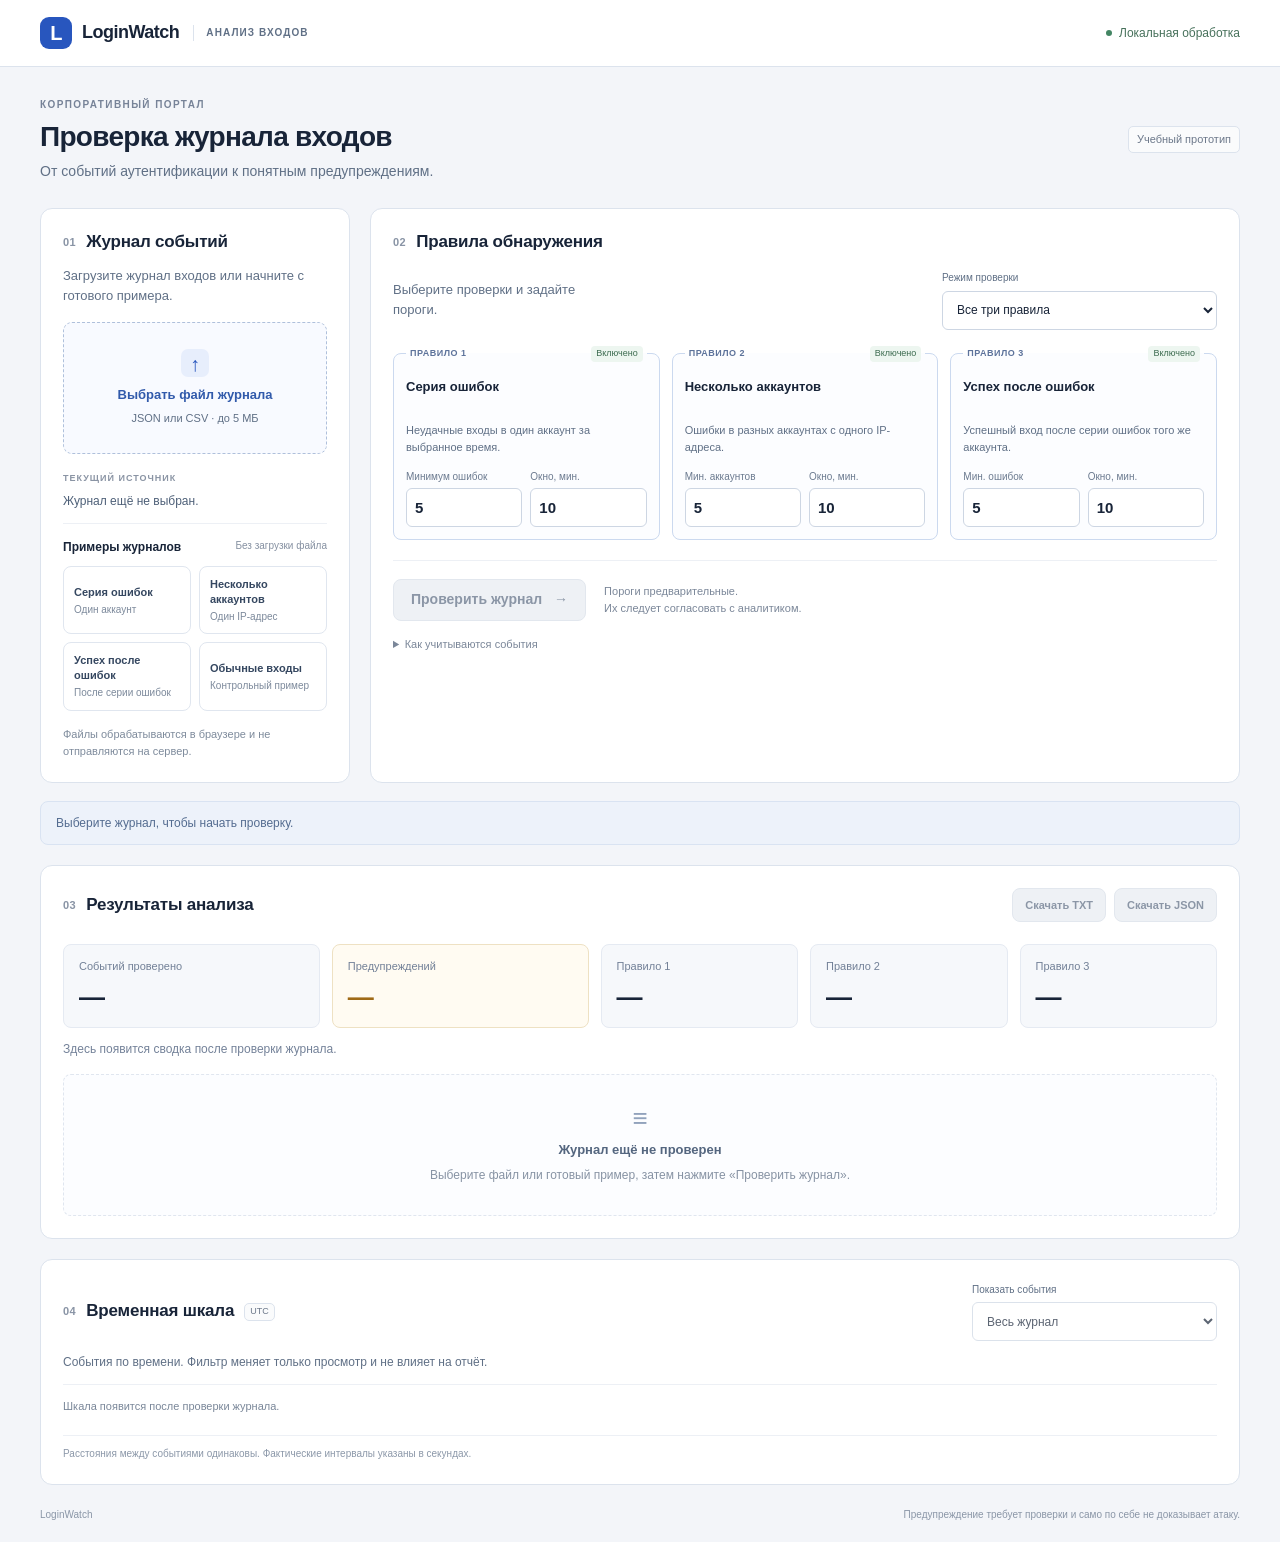
<file: index.html>
<!doctype html>
<html lang="ru">
<head><meta charset="utf-8"><meta name="viewport" content="width=device-width, initial-scale=1"><title>LoginWatch · Анализ журнала входов</title><link rel="stylesheet" href="styles.css"></head>
<body>
<a class="skip-link" href="#upload-title">Перейти к проверке</a>
<div class="topbar"><div class="topbar-inner"><a class="brand" href="#"><span class="brand-icon" aria-hidden="true">L</span>LoginWatch <span class="brand-label">АНАЛИЗ ВХОДОВ</span></a><span class="local-badge"><span aria-hidden="true"></span>Локальная обработка</span></div></div>
<main>
<header class="page-header"><div><p class="eyebrow">КОРПОРАТИВНЫЙ ПОРТАЛ</p><h1>Проверка журнала входов</h1><p class="lead">От событий аутентификации к понятным предупреждениям.</p></div><span class="prototype-badge">Учебный прототип</span></header>
<div class="workspace">
<section class="panel upload-panel" aria-labelledby="upload-title"><div class="section-heading"><span class="step">01</span><h2 id="upload-title">Журнал событий</h2></div><p class="section-description">Загрузите журнал входов или начните с готового примера.</p>
<label class="upload-zone"><span class="upload-icon" aria-hidden="true">↑</span><strong>Выбрать файл журнала</strong><span>JSON или CSV · до 5 МБ</span><input class="visually-hidden" type="file" id="file" accept=".json,.csv,application/json,text/csv"></label>
<div class="source-box"><span class="source-caption">ТЕКУЩИЙ ИСТОЧНИК</span><p id="source">Журнал ещё не выбран.</p></div>
<div class="examples-heading">Примеры журналов<span>Без загрузки файла</span></div>
<div class="example-grid"><button id="suspicious" type="button" class="example-button"><span>Серия ошибок</span><small>Один аккаунт</small></button><button id="spray" type="button" class="example-button"><span>Несколько аккаунтов</span><small>Один IP-адрес</small></button><button id="success-example" type="button" class="example-button"><span>Успех после ошибок</span><small>После серии ошибок</small></button><button id="normal" type="button" class="example-button"><span>Обычные входы</span><small>Контрольный пример</small></button></div>
<p class="privacy-note">Файлы обрабатываются в браузере и не отправляются на сервер.</p></section>
<section class="panel rules-panel" aria-labelledby="settings-title"><div class="section-heading"><span class="step">02</span><h2 id="settings-title">Правила обнаружения</h2></div><div class="mode-row"><p class="section-description">Выберите проверки и задайте пороги.</p><label class="mode-label">Режим проверки<select id="rule"><option value="all">Все три правила</option><option value="account">Правило 1 · Серия ошибок</option><option value="ip">Правило 2 · Разные аккаунты с одного IP</option><option value="success">Правило 3 · Успех после ошибок</option><option value="both">Правила 1 и 2</option></select></label></div>
<div class="rule-grid">
<fieldset class="rule-card" id="card-account"><legend><span class="rule-number">ПРАВИЛО 1</span><span class="rule-state" id="state-account">Включено</span></legend><h3>Серия ошибок</h3><p>Неудачные входы в один аккаунт за выбранное время.</p><div class="rule-inputs"><label for="threshold">Минимум ошибок</label><label for="window">Окно, мин.</label><input id="threshold" type="number" min="2" max="1000" step="1" value="5"><input id="window" type="number" min="1" max="1440" step="1" value="10"></div></fieldset>
<fieldset class="rule-card" id="card-ip"><legend><span class="rule-number">ПРАВИЛО 2</span><span class="rule-state" id="state-ip">Включено</span></legend><h3>Несколько аккаунтов</h3><p>Ошибки в разных аккаунтах с одного IP-адреса.</p><div class="rule-inputs"><label for="ip-threshold">Мин. аккаунтов</label><label for="ip-window">Окно, мин.</label><input id="ip-threshold" type="number" min="2" max="1000" step="1" value="5"><input id="ip-window" type="number" min="1" max="1440" step="1" value="10"></div></fieldset>
<fieldset class="rule-card" id="card-success"><legend><span class="rule-number">ПРАВИЛО 3</span><span class="rule-state" id="state-success">Включено</span></legend><h3>Успех после ошибок</h3><p>Успешный вход после серии ошибок того же аккаунта.</p><div class="rule-inputs"><label for="success-threshold">Мин. ошибок</label><label for="success-window">Окно, мин.</label><input id="success-threshold" type="number" min="2" max="1000" step="1" value="5"><input id="success-window" type="number" min="1" max="1440" step="1" value="10"></div></fieldset>
</div><div class="analyze-row"><button id="analyze" type="button" disabled>Проверить журнал <span aria-hidden="true">→</span></button><p>Пороги предварительные.<br>Их следует согласовать с аналитиком.</p></div><details class="rule-notes"><summary>Как учитываются события</summary><p>Правило 3 считает ошибки в указанном окне перед успешным входом. Любой успех завершает серию ошибок своего аккаунта. При нескольких правилах одни события могут участвовать в нескольких предупреждениях.</p></details>
</section></div>
<p id="message" class="notice neutral" role="status" aria-live="polite">Выберите журнал, чтобы начать проверку.</p>
<section class="panel results-panel" aria-labelledby="results-title"><div class="panel-toolbar"><div class="section-heading"><span class="step">03</span><h2 id="results-title">Результаты анализа</h2></div><div class="export-actions"><button id="export-text" type="button" class="secondary" disabled>Скачать TXT</button><button id="export-json" type="button" class="secondary" disabled>Скачать JSON</button></div></div>
<div class="metrics" aria-label="Сводка анализа"><div class="metric"><span>Событий проверено</span><strong id="metric-events">—</strong></div><div class="metric metric-warning"><span>Предупреждений</span><strong id="metric-episodes">—</strong></div><div class="metric"><span>Правило 1</span><strong id="metric-account">—</strong></div><div class="metric"><span>Правило 2</span><strong id="metric-ip">—</strong></div><div class="metric"><span>Правило 3</span><strong id="metric-success">—</strong></div></div>
<p id="summary" class="result-summary">Здесь появится сводка после проверки журнала.</p><div id="result-empty" class="empty-state"><span class="empty-symbol" aria-hidden="true">≡</span><h3>Журнал ещё не проверен</h3><p>Выберите файл или готовый пример, затем нажмите «Проверить журнал».</p></div><div id="episodes"></div></section>
<section class="panel timeline-panel" aria-labelledby="timeline-title" id="timeline-section" tabindex="-1"><div class="panel-toolbar"><div class="section-heading"><span class="step">04</span><h2 id="timeline-title">Временная шкала</h2><span class="utc-badge">UTC</span></div><label class="timeline-filter-label">Показать события<select id="timeline-filter" disabled><option value="all">Весь журнал</option></select></label></div><p class="section-description">События по времени. Фильтр меняет только просмотр и не влияет на отчёт.</p><p id="timeline-summary" class="timeline-summary" role="status" aria-live="polite">Шкала появится после проверки журнала.</p><ol id="timeline-list" class="timeline"></ol><button id="timeline-more" type="button" class="secondary" hidden>Показать ещё 50 событий</button><p class="timeline-footnote">Расстояния между событиями одинаковы. Фактические интервалы указаны в секундах.</p></section>
<footer><span>LoginWatch</span><span>Предупреждение требует проверки и само по себе не доказывает атаку.</span></footer>
</main><script src="analyzer.js"></script><script src="io.js"></script><script src="timeline.js"></script><script src="app.js"></script></body></html>
</file>
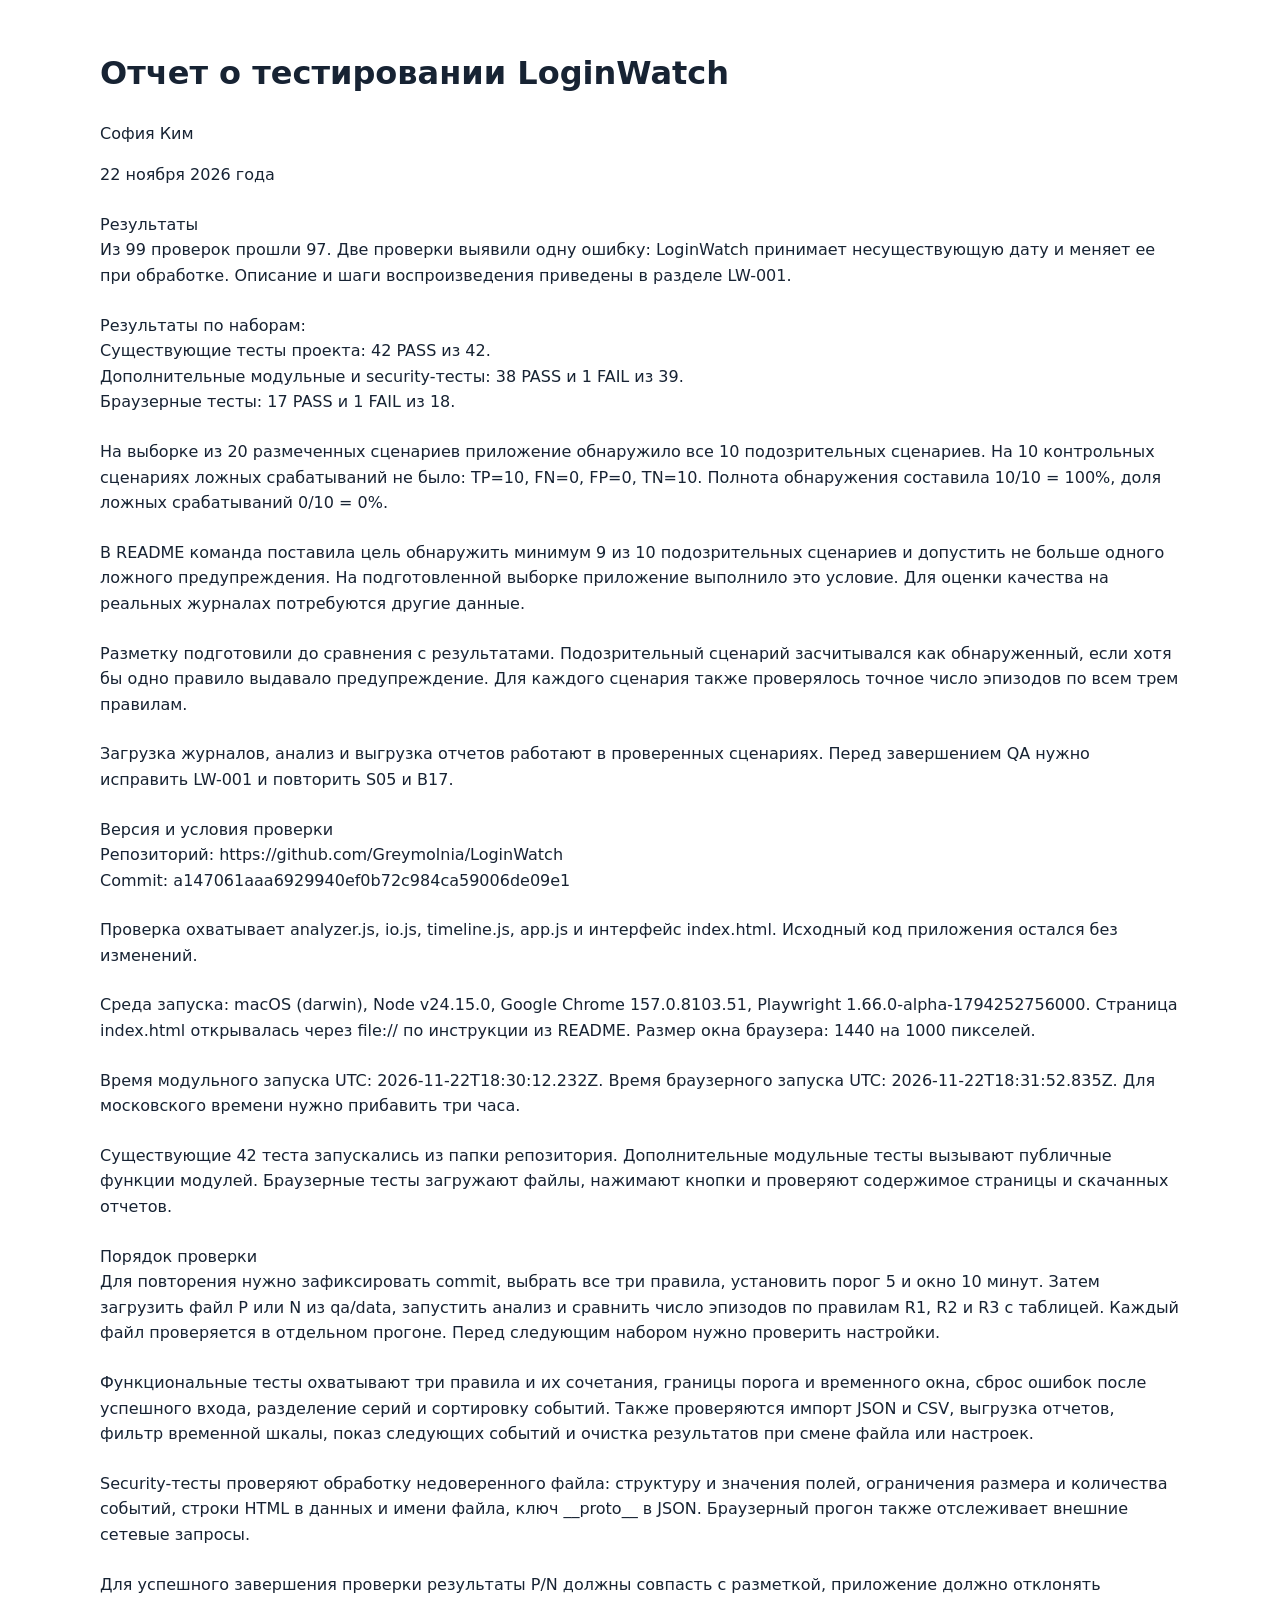
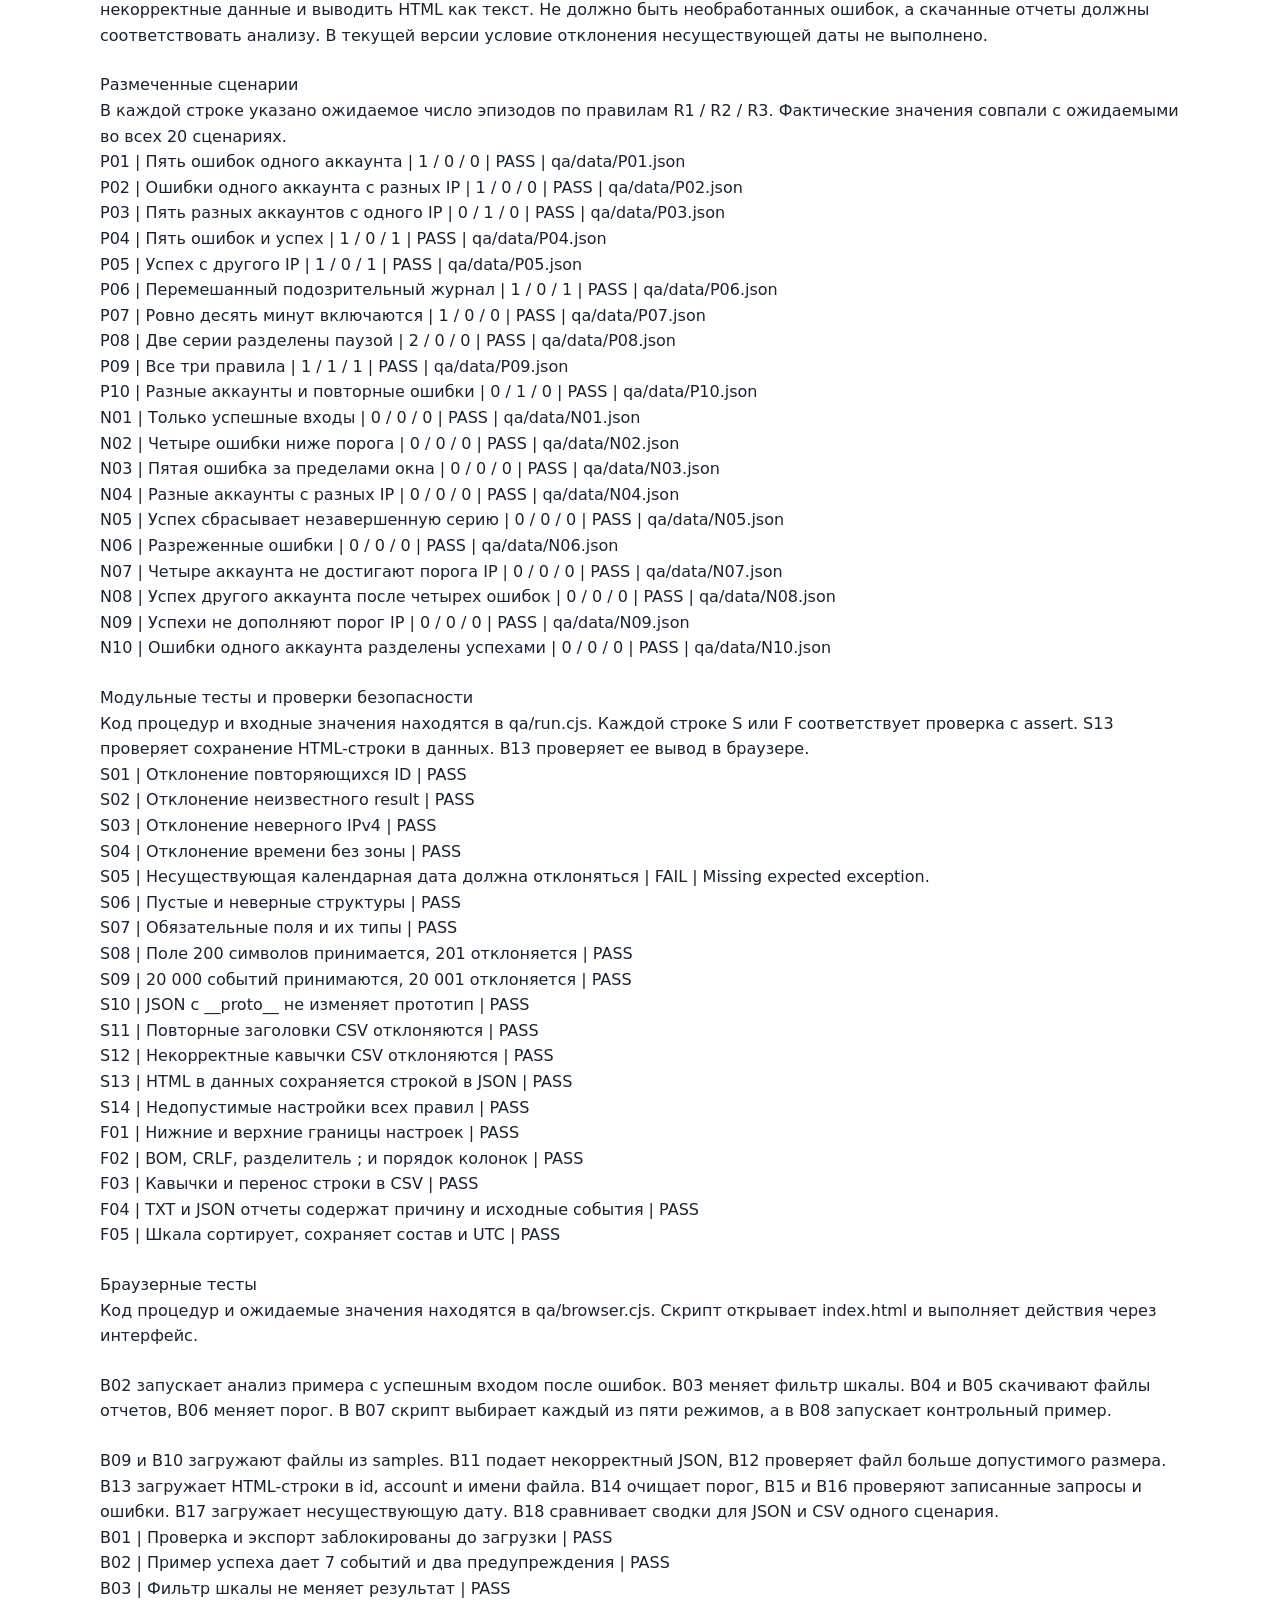
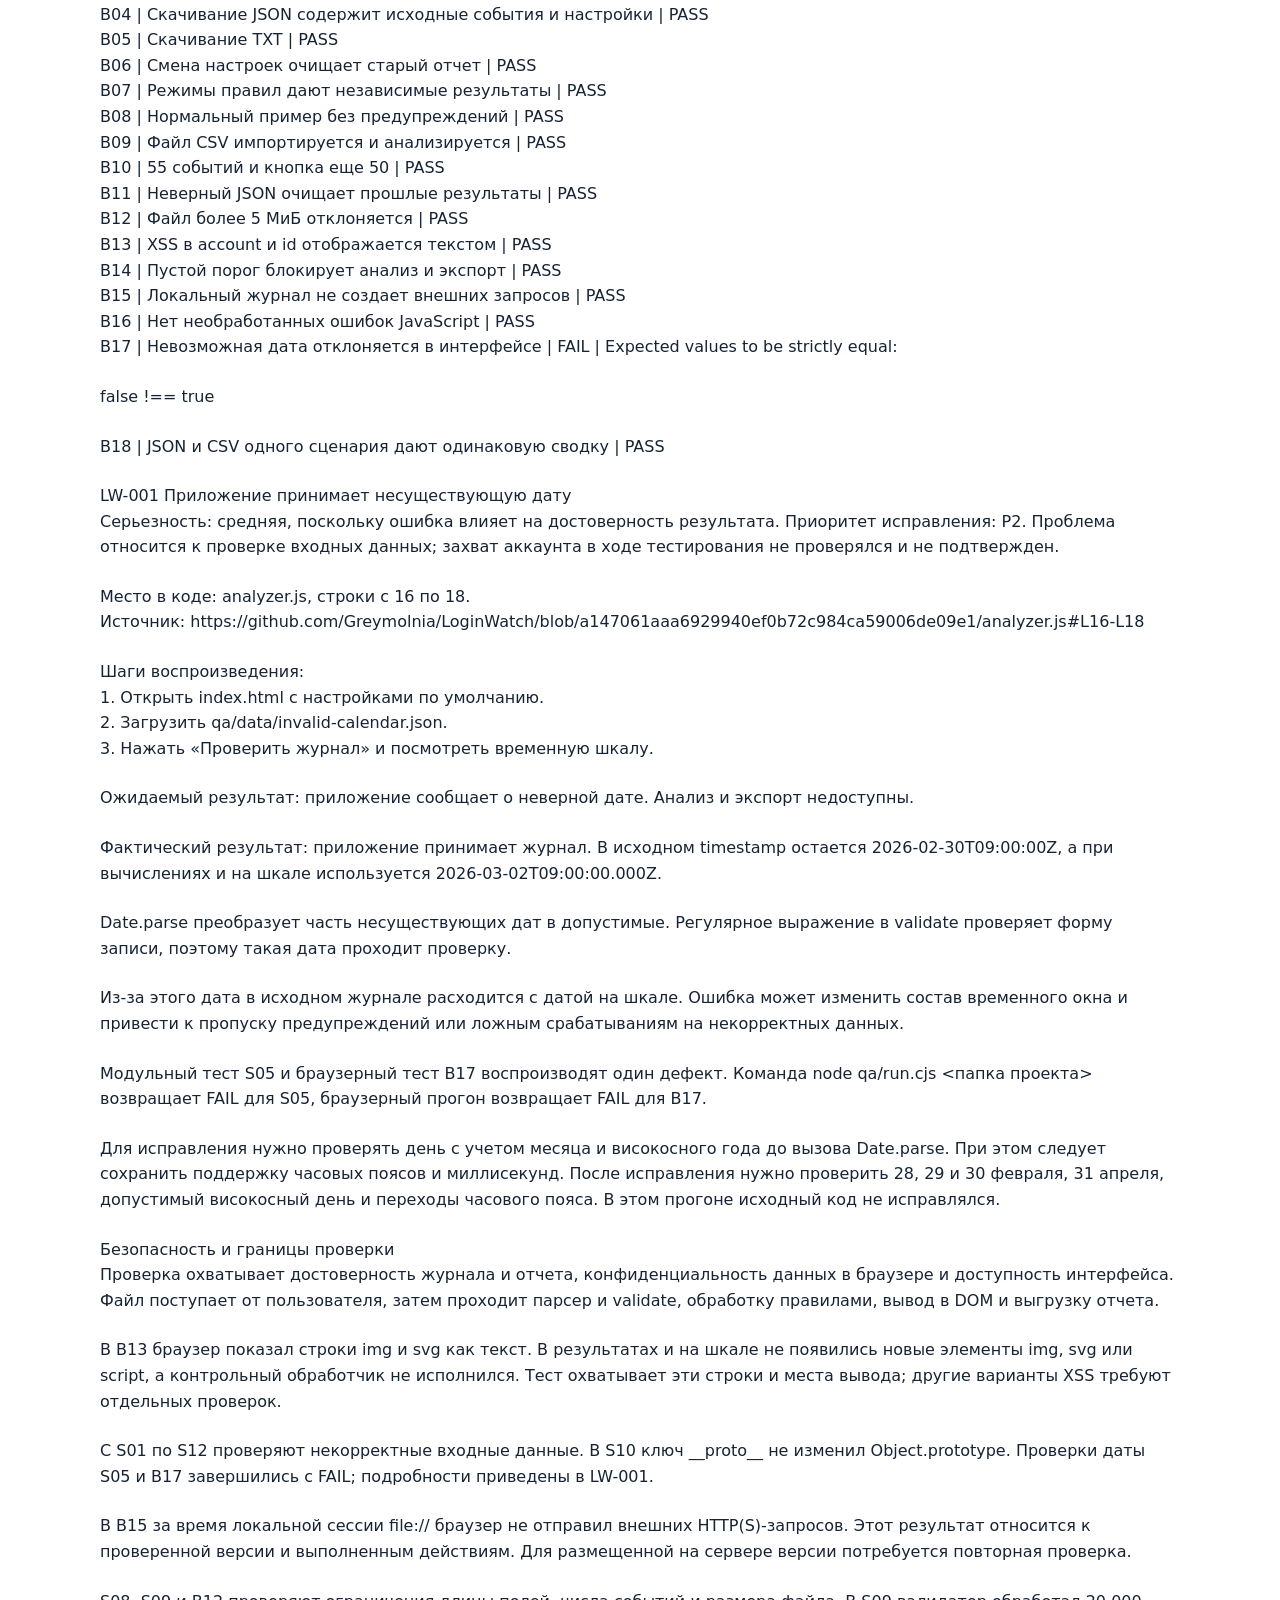
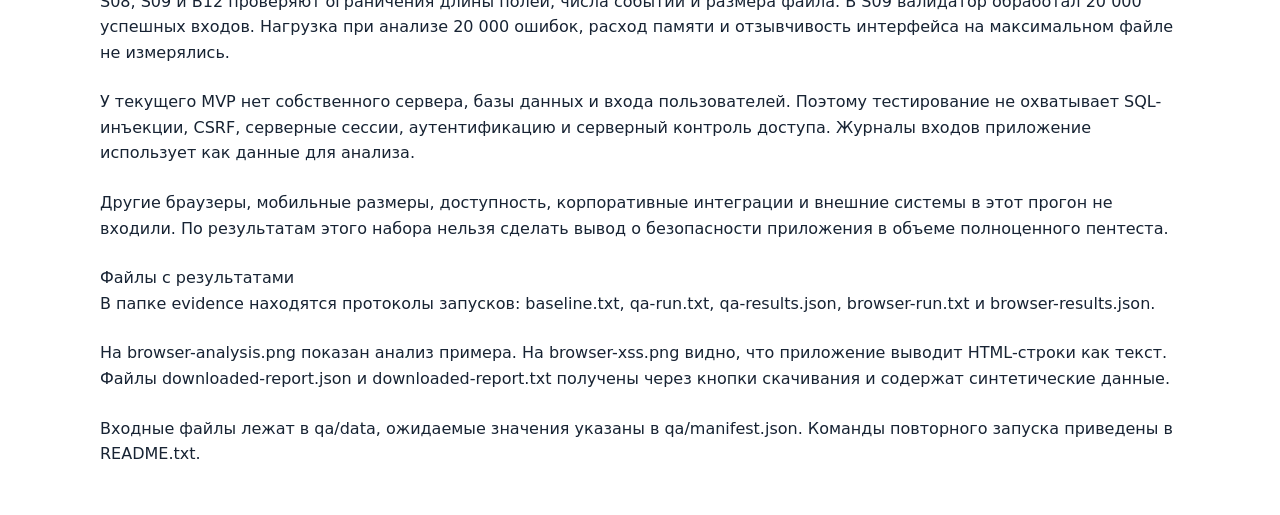
<file: docs/testing/report.html>
<!doctype html><html lang="ru"><meta charset="utf-8"><meta name="viewport" content="width=device-width,initial-scale=1"><title>Тестирование LoginWatch</title><style>body{font:16px/1.6 system-ui,sans-serif;max-width:1080px;margin:48px auto;padding:0 24px;color:#172333}h1{font-size:32px}section{margin:24px 0}pre{font:inherit;white-space:pre-wrap;overflow-wrap:anywhere}@media print{body{margin:0;font-size:10pt}section{margin:12pt 0}h1{font-size:20pt}}</style><h1>Отчет о тестировании LoginWatch</h1><p>София Ким</p><p>22 ноября 2026 года</p><section><pre>Результаты
Из 99 проверок прошли 97. Две проверки выявили одну ошибку: LoginWatch принимает несуществующую дату и меняет ее при обработке. Описание и шаги воспроизведения приведены в разделе LW-001.</pre></section><section><pre>Результаты по наборам:
Существующие тесты проекта: 42 PASS из 42.
Дополнительные модульные и security-тесты: 38 PASS и 1 FAIL из 39.
Браузерные тесты: 17 PASS и 1 FAIL из 18.</pre></section><section><pre>На выборке из 20 размеченных сценариев приложение обнаружило все 10 подозрительных сценариев. На 10 контрольных сценариях ложных срабатываний не было: TP=10, FN=0, FP=0, TN=10. Полнота обнаружения составила 10/10 = 100%, доля ложных срабатываний 0/10 = 0%.</pre></section><section><pre>В README команда поставила цель обнаружить минимум 9 из 10 подозрительных сценариев и допустить не больше одного ложного предупреждения. На подготовленной выборке приложение выполнило это условие. Для оценки качества на реальных журналах потребуются другие данные.</pre></section><section><pre>Разметку подготовили до сравнения с результатами. Подозрительный сценарий засчитывался как обнаруженный, если хотя бы одно правило выдавало предупреждение. Для каждого сценария также проверялось точное число эпизодов по всем трем правилам.</pre></section><section><pre>Загрузка журналов, анализ и выгрузка отчетов работают в проверенных сценариях. Перед завершением QA нужно исправить LW-001 и повторить S05 и B17.</pre></section><section><pre>Версия и условия проверки
Репозиторий: https://github.com/Greymolnia/LoginWatch
Commit: a147061aaa6929940ef0b72c984ca59006de09e1</pre></section><section><pre>Проверка охватывает analyzer.js, io.js, timeline.js, app.js и интерфейс index.html. Исходный код приложения остался без изменений.</pre></section><section><pre>Среда запуска: macOS (darwin), Node v24.15.0, Google Chrome 157.0.8103.51, Playwright 1.66.0-alpha-1794252756000. Страница index.html открывалась через file:// по инструкции из README. Размер окна браузера: 1440 на 1000 пикселей.</pre></section><section><pre>Время модульного запуска UTC: 2026-11-22T18:30:12.232Z. Время браузерного запуска UTC: 2026-11-22T18:31:52.835Z. Для московского времени нужно прибавить три часа.</pre></section><section><pre>Существующие 42 теста запускались из папки репозитория. Дополнительные модульные тесты вызывают публичные функции модулей. Браузерные тесты загружают файлы, нажимают кнопки и проверяют содержимое страницы и скачанных отчетов.</pre></section><section><pre>Порядок проверки
Для повторения нужно зафиксировать commit, выбрать все три правила, установить порог 5 и окно 10 минут. Затем загрузить файл P или N из qa/data, запустить анализ и сравнить число эпизодов по правилам R1, R2 и R3 с таблицей. Каждый файл проверяется в отдельном прогоне. Перед следующим набором нужно проверить настройки.</pre></section><section><pre>Функциональные тесты охватывают три правила и их сочетания, границы порога и временного окна, сброс ошибок после успешного входа, разделение серий и сортировку событий. Также проверяются импорт JSON и CSV, выгрузка отчетов, фильтр временной шкалы, показ следующих событий и очистка результатов при смене файла или настроек.</pre></section><section><pre>Security-тесты проверяют обработку недоверенного файла: структуру и значения полей, ограничения размера и количества событий, строки HTML в данных и имени файла, ключ __proto__ в JSON. Браузерный прогон также отслеживает внешние сетевые запросы.</pre></section><section><pre>Для успешного завершения проверки результаты P/N должны совпасть с разметкой, приложение должно отклонять некорректные данные и выводить HTML как текст. Не должно быть необработанных ошибок, а скачанные отчеты должны соответствовать анализу. В текущей версии условие отклонения несуществующей даты не выполнено.</pre></section><section><pre>Размеченные сценарии
В каждой строке указано ожидаемое число эпизодов по правилам R1 / R2 / R3. Фактические значения совпали с ожидаемыми во всех 20 сценариях.
P01 | Пять ошибок одного аккаунта | 1 / 0 / 0 | PASS | qa/data/P01.json
P02 | Ошибки одного аккаунта с разных IP | 1 / 0 / 0 | PASS | qa/data/P02.json
P03 | Пять разных аккаунтов с одного IP | 0 / 1 / 0 | PASS | qa/data/P03.json
P04 | Пять ошибок и успех | 1 / 0 / 1 | PASS | qa/data/P04.json
P05 | Успех с другого IP | 1 / 0 / 1 | PASS | qa/data/P05.json
P06 | Перемешанный подозрительный журнал | 1 / 0 / 1 | PASS | qa/data/P06.json
P07 | Ровно десять минут включаются | 1 / 0 / 0 | PASS | qa/data/P07.json
P08 | Две серии разделены паузой | 2 / 0 / 0 | PASS | qa/data/P08.json
P09 | Все три правила | 1 / 1 / 1 | PASS | qa/data/P09.json
P10 | Разные аккаунты и повторные ошибки | 0 / 1 / 0 | PASS | qa/data/P10.json
N01 | Только успешные входы | 0 / 0 / 0 | PASS | qa/data/N01.json
N02 | Четыре ошибки ниже порога | 0 / 0 / 0 | PASS | qa/data/N02.json
N03 | Пятая ошибка за пределами окна | 0 / 0 / 0 | PASS | qa/data/N03.json
N04 | Разные аккаунты с разных IP | 0 / 0 / 0 | PASS | qa/data/N04.json
N05 | Успех сбрасывает незавершенную серию | 0 / 0 / 0 | PASS | qa/data/N05.json
N06 | Разреженные ошибки | 0 / 0 / 0 | PASS | qa/data/N06.json
N07 | Четыре аккаунта не достигают порога IP | 0 / 0 / 0 | PASS | qa/data/N07.json
N08 | Успех другого аккаунта после четырех ошибок | 0 / 0 / 0 | PASS | qa/data/N08.json
N09 | Успехи не дополняют порог IP | 0 / 0 / 0 | PASS | qa/data/N09.json
N10 | Ошибки одного аккаунта разделены успехами | 0 / 0 / 0 | PASS | qa/data/N10.json</pre></section><section><pre>Модульные тесты и проверки безопасности
Код процедур и входные значения находятся в qa/run.cjs. Каждой строке S или F соответствует проверка с assert. S13 проверяет сохранение HTML-строки в данных. B13 проверяет ее вывод в браузере.
S01 | Отклонение повторяющихся ID | PASS
S02 | Отклонение неизвестного result | PASS
S03 | Отклонение неверного IPv4 | PASS
S04 | Отклонение времени без зоны | PASS
S05 | Несуществующая календарная дата должна отклоняться | FAIL | Missing expected exception.
S06 | Пустые и неверные структуры | PASS
S07 | Обязательные поля и их типы | PASS
S08 | Поле 200 символов принимается, 201 отклоняется | PASS
S09 | 20 000 событий принимаются, 20 001 отклоняется | PASS
S10 | JSON с __proto__ не изменяет прототип | PASS
S11 | Повторные заголовки CSV отклоняются | PASS
S12 | Некорректные кавычки CSV отклоняются | PASS
S13 | HTML в данных сохраняется строкой в JSON | PASS
S14 | Недопустимые настройки всех правил | PASS
F01 | Нижние и верхние границы настроек | PASS
F02 | BOM, CRLF, разделитель ; и порядок колонок | PASS
F03 | Кавычки и перенос строки в CSV | PASS
F04 | TXT и JSON отчеты содержат причину и исходные события | PASS
F05 | Шкала сортирует, сохраняет состав и UTC | PASS</pre></section><section><pre>Браузерные тесты
Код процедур и ожидаемые значения находятся в qa/browser.cjs. Скрипт открывает index.html и выполняет действия через интерфейс.</pre></section><section><pre>B02 запускает анализ примера с успешным входом после ошибок. B03 меняет фильтр шкалы. B04 и B05 скачивают файлы отчетов, B06 меняет порог. В B07 скрипт выбирает каждый из пяти режимов, а в B08 запускает контрольный пример.</pre></section><section><pre>B09 и B10 загружают файлы из samples. B11 подает некорректный JSON, B12 проверяет файл больше допустимого размера. B13 загружает HTML-строки в id, account и имени файла. B14 очищает порог, B15 и B16 проверяют записанные запросы и ошибки. B17 загружает несуществующую дату. B18 сравнивает сводки для JSON и CSV одного сценария.
B01 | Проверка и экспорт заблокированы до загрузки | PASS
B02 | Пример успеха дает 7 событий и два предупреждения | PASS
B03 | Фильтр шкалы не меняет результат | PASS
B04 | Скачивание JSON содержит исходные события и настройки | PASS
B05 | Скачивание TXT | PASS
B06 | Смена настроек очищает старый отчет | PASS
B07 | Режимы правил дают независимые результаты | PASS
B08 | Нормальный пример без предупреждений | PASS
B09 | Файл CSV импортируется и анализируется | PASS
B10 | 55 событий и кнопка еще 50 | PASS
B11 | Неверный JSON очищает прошлые результаты | PASS
B12 | Файл более 5 МиБ отклоняется | PASS
B13 | XSS в account и id отображается текстом | PASS
B14 | Пустой порог блокирует анализ и экспорт | PASS
B15 | Локальный журнал не создает внешних запросов | PASS
B16 | Нет необработанных ошибок JavaScript | PASS
B17 | Невозможная дата отклоняется в интерфейсе | FAIL | Expected values to be strictly equal:</pre></section><section><pre>false !== true</pre></section><section><pre>B18 | JSON и CSV одного сценария дают одинаковую сводку | PASS</pre></section><section><pre>LW-001 Приложение принимает несуществующую дату
Серьезность: средняя, поскольку ошибка влияет на достоверность результата. Приоритет исправления: P2. Проблема относится к проверке входных данных; захват аккаунта в ходе тестирования не проверялся и не подтвержден.</pre></section><section><pre>Место в коде: analyzer.js, строки с 16 по 18.
Источник: https://github.com/Greymolnia/LoginWatch/blob/a147061aaa6929940ef0b72c984ca59006de09e1/analyzer.js#L16-L18</pre></section><section><pre>Шаги воспроизведения:
1. Открыть index.html с настройками по умолчанию.
2. Загрузить qa/data/invalid-calendar.json.
3. Нажать «Проверить журнал» и посмотреть временную шкалу.</pre></section><section><pre>Ожидаемый результат: приложение сообщает о неверной дате. Анализ и экспорт недоступны.</pre></section><section><pre>Фактический результат: приложение принимает журнал. В исходном timestamp остается 2026-02-30T09:00:00Z, а при вычислениях и на шкале используется 2026-03-02T09:00:00.000Z.</pre></section><section><pre>Date.parse преобразует часть несуществующих дат в допустимые. Регулярное выражение в validate проверяет форму записи, поэтому такая дата проходит проверку.</pre></section><section><pre>Из-за этого дата в исходном журнале расходится с датой на шкале. Ошибка может изменить состав временного окна и привести к пропуску предупреждений или ложным срабатываниям на некорректных данных.</pre></section><section><pre>Модульный тест S05 и браузерный тест B17 воспроизводят один дефект. Команда node qa/run.cjs &lt;папка проекта&gt; возвращает FAIL для S05, браузерный прогон возвращает FAIL для B17.</pre></section><section><pre>Для исправления нужно проверять день с учетом месяца и високосного года до вызова Date.parse. При этом следует сохранить поддержку часовых поясов и миллисекунд. После исправления нужно проверить 28, 29 и 30 февраля, 31 апреля, допустимый високосный день и переходы часового пояса. В этом прогоне исходный код не исправлялся.</pre></section><section><pre>Безопасность и границы проверки
Проверка охватывает достоверность журнала и отчета, конфиденциальность данных в браузере и доступность интерфейса. Файл поступает от пользователя, затем проходит парсер и validate, обработку правилами, вывод в DOM и выгрузку отчета.</pre></section><section><pre>В B13 браузер показал строки img и svg как текст. В результатах и на шкале не появились новые элементы img, svg или script, а контрольный обработчик не исполнился. Тест охватывает эти строки и места вывода; другие варианты XSS требуют отдельных проверок.</pre></section><section><pre>С S01 по S12 проверяют некорректные входные данные. В S10 ключ __proto__ не изменил Object.prototype. Проверки даты S05 и B17 завершились с FAIL; подробности приведены в LW-001.</pre></section><section><pre>В B15 за время локальной сессии file:// браузер не отправил внешних HTTP(S)-запросов. Этот результат относится к проверенной версии и выполненным действиям. Для размещенной на сервере версии потребуется повторная проверка.</pre></section><section><pre>S08, S09 и B12 проверяют ограничения длины полей, числа событий и размера файла. В S09 валидатор обработал 20 000 успешных входов. Нагрузка при анализе 20 000 ошибок, расход памяти и отзывчивость интерфейса на максимальном файле не измерялись.</pre></section><section><pre>У текущего MVP нет собственного сервера, базы данных и входа пользователей. Поэтому тестирование не охватывает SQL-инъекции, CSRF, серверные сессии, аутентификацию и серверный контроль доступа. Журналы входов приложение использует как данные для анализа.</pre></section><section><pre>Другие браузеры, мобильные размеры, доступность, корпоративные интеграции и внешние системы в этот прогон не входили. По результатам этого набора нельзя сделать вывод о безопасности приложения в объеме полноценного пентеста.</pre></section><section><pre>Файлы с результатами
В папке evidence находятся протоколы запусков: baseline.txt, qa-run.txt, qa-results.json, browser-run.txt и browser-results.json.</pre></section><section><pre>На browser-analysis.png показан анализ примера. На browser-xss.png видно, что приложение выводит HTML-строки как текст. Файлы downloaded-report.json и downloaded-report.txt получены через кнопки скачивания и содержат синтетические данные.</pre></section><section><pre>Входные файлы лежат в qa/data, ожидаемые значения указаны в qa/manifest.json. Команды повторного запуска приведены в README.txt.
</pre></section></html>
</file>
<file: styles.css>
*{box-sizing:border-box} :root{--ink:#182438;--muted:#607086;--line:#dce3ed;--blue:#2856be;--surface:#fff;--bg:#f3f5f9}body{margin:0;background:var(--bg);color:var(--ink);font-family:-apple-system,BlinkMacSystemFont,"Segoe UI",Arial,sans-serif;font-size:14px;line-height:1.55}button,input,select{font:inherit}button,input,select,fieldset{min-width:0}button{display:inline-flex;align-items:center;justify-content:center;gap:12px;min-height:42px;padding:10px 17px;border:1px solid transparent;border-radius:8px;background:var(--blue);color:white;font-weight:600;line-height:1.35;text-align:center;cursor:pointer;max-width:100%;white-space:normal}button:hover:not(:disabled){background:#2049a6}button:disabled{background:#eef1f5;color:#8b96a6;border-color:#e2e7ee;cursor:default}.secondary{background:#fff;color:#41536c;border-color:#ccd6e4}.secondary:hover:not(:disabled){background:#f0f4fb;border-color:#a4b7d5;color:#234f9b}a{color:var(--blue)}button:focus-visible,input:focus-visible,select:focus-visible,summary:focus-visible,a:focus-visible{outline:3px solid #b8871a;outline-offset:3px}[hidden]{display:none!important}.visually-hidden{position:absolute;width:1px;height:1px;padding:0;margin:-1px;overflow:hidden;clip:rect(0,0,0,0);white-space:nowrap;border:0}.skip-link{position:absolute;top:-100px;left:12px;padding:10px;background:white;z-index:5}.skip-link:focus{top:10px}.topbar{background:white;border-bottom:1px solid var(--line)}.topbar-inner{max-width:1248px;min-height:66px;margin:auto;padding:12px 24px;display:flex;align-items:center;justify-content:space-between;gap:16px}.brand{display:flex;align-items:center;gap:10px;font-size:18px;font-weight:750;letter-spacing:-.5px;color:var(--ink);text-decoration:none;min-width:0}.brand-icon{display:grid;place-items:center;width:32px;height:32px;background:#2856be;color:white;border-radius:9px;font-size:20px}.brand-label{font-size:10px;font-weight:600;letter-spacing:1.1px;color:var(--muted);border-left:1px solid var(--line);padding-left:12px;margin-left:4px}.local-badge{display:flex;align-items:center;gap:7px;color:#47715b;font-size:12px;white-space:nowrap}.local-badge span{width:6px;height:6px;border-radius:50%;background:#438563}main{max-width:1248px;padding:30px 24px 20px;margin:auto}.page-header{display:flex;align-items:center;justify-content:space-between;gap:20px;margin-bottom:26px}.eyebrow{font-size:10px;letter-spacing:1.4px;font-weight:700;color:#778398;margin:0 0 6px}h1{font-size:28px;line-height:1.25;letter-spacing:-.7px;margin:0 0 7px}h2{font-size:17px;line-height:1.35;margin:0;font-weight:700;letter-spacing:-.2px}h3{font-size:14px;margin:0;line-height:1.4}p{margin:0 0 12px}.lead{font-size:14px;color:var(--muted);margin:0}.prototype-badge,.utc-badge{border:1px solid var(--line);background:#fafbfc;border-radius:5px;padding:4px 8px;font-size:11px;color:#6c788a;white-space:nowrap}.workspace{display:grid;grid-template-columns:310px minmax(0,1fr);gap:20px;align-items:stretch}.panel{background:var(--surface);border:1px solid var(--line);border-radius:12px;padding:22px;min-width:0}.section-heading{display:flex;align-items:center;gap:10px;min-width:0}.step{color:#8994a5;font-size:11px;font-weight:700;letter-spacing:.5px}.section-description{color:var(--muted);font-size:13px;margin:12px 0 16px}.upload-zone{border:1px dashed #afc0db;border-radius:9px;background:#f8faff;min-height:132px;display:flex;flex-direction:column;align-items:center;justify-content:center;padding:16px;gap:5px;cursor:pointer;text-align:center;position:relative}.upload-zone:hover{background:#eff4fe;border-color:var(--blue)}.upload-zone:focus-within{outline:3px solid #b8871a;outline-offset:3px}.upload-icon{width:28px;height:28px;display:grid;place-items:center;color:var(--blue);background:#e7eefc;border-radius:7px;font-size:20px;margin-bottom:3px}.upload-zone strong{font-size:13px;color:#315aab}.upload-zone>span:last-of-type{font-size:11px;color:var(--muted)}.source-box{padding:12px 0;border-bottom:1px solid #edf0f5;margin-bottom:14px}.source-caption{font-size:9px;font-weight:700;color:#8a94a4;letter-spacing:1px}.source-box p{margin:4px 0 0;font-size:12px;overflow-wrap:anywhere;color:#4e6078}.examples-heading{font-size:12px;font-weight:650;display:flex;flex-wrap:wrap;gap:4px 10px;justify-content:space-between;margin-bottom:10px}.examples-heading span{font-size:10px;font-weight:400;color:#8590a1}.example-grid{display:grid;grid-template-columns:1fr 1fr;gap:8px}.example-button{display:flex;flex-direction:column;align-items:flex-start;justify-content:center;gap:3px;padding:10px;border-color:#e0e6ef;background:white;color:#354760;text-align:left;min-height:64px}.example-button span{font-size:11px}.example-button small{font-size:10px;font-weight:400;color:#7c899b}.example-button:hover:not(:disabled){background:#f3f6fc;border-color:#a8bce0;color:#2856be}.privacy-note{font-size:11px;color:#7e8b9c;margin:15px 0 0}.mode-row{display:flex;gap:12px;justify-content:space-between;align-items:center;margin:16px 0}.mode-row .section-description{margin:0;max-width:210px}.mode-label{color:var(--muted);font-size:10px;max-width:100%;width:275px;flex-shrink:0}select,input{border:1px solid #cdd6e3;border-radius:6px;color:var(--ink);background:white;min-height:39px;padding:8px 10px;max-width:100%;width:100%}select{padding-right:28px;text-overflow:ellipsis}label select{display:block;margin-top:5px}.mode-label select{font-size:12px}.rule-grid{display:grid;grid-template-columns:repeat(3,minmax(0,1fr));gap:12px}.rule-card{margin:0;border:1px solid #cbd9ef;background:#fcfdff;border-radius:8px;padding:12px;display:flex;flex-direction:column;position:relative;min-width:0}.rule-card legend{padding:0 4px;width:100%;display:flex;align-items:center;justify-content:space-between;gap:4px}.rule-number{font-size:9px;letter-spacing:.5px;font-weight:700;color:#5d739b}.rule-state{font-size:9px;font-weight:500;color:#3d6c50;background:#edf6f0;padding:1px 5px;border-radius:4px}.rule-card h3{font-size:13px;min-height:37px;margin-top:4px}.rule-card>p{font-size:11px;color:var(--muted);margin:7px 0 14px;flex:1}.rule-inputs{display:grid;grid-template-columns:minmax(0,1fr) minmax(0,1fr);gap:5px 8px;align-items:end}.rule-inputs label{font-size:10px;color:#6c7b90;line-height:1.3}.rule-inputs input{font-size:15px;font-weight:650;padding:8px;width:100%;height:39px}.rule-card:disabled{background:#f7f8fa;border-color:#e3e7ed}.rule-card:disabled h3,.rule-card:disabled p,.rule-card:disabled .rule-number{color:#8c96a5}.rule-card:disabled .rule-state{background:#ebedf1;color:#8993a0}.rule-card input:disabled{background:#eef1f5;color:#9aa4b2;border-color:#e0e5ec}.analyze-row{display:flex;align-items:center;gap:18px;border-top:1px solid #edf0f5;padding-top:18px;margin-top:20px}.analyze-row>button{min-width:190px;justify-content:space-between}.analyze-row p{font-size:11px;color:#7b8799;margin:0}.rule-notes{margin-top:15px;color:#7b8799;font-size:11px}.rule-notes summary{cursor:pointer}.rule-notes p{margin:8px 0 0}.notice{padding:12px 15px;border:1px solid #d9e3f2;border-radius:8px;font-size:12px;margin:18px 0;overflow-wrap:anywhere}.notice.neutral{background:#edf2fa;color:#546c90}.notice.success{background:#edf6f1;color:#32664b;border-color:#d3e8da}.notice.error{background:#fff1f0;color:#a32f2d;border-color:#f0cccc}.results-panel,.timeline-panel{margin-top:20px}.panel-toolbar{display:flex;align-items:center;justify-content:space-between;gap:16px;flex-wrap:wrap}.export-actions{display:flex;gap:8px;flex-wrap:wrap}.export-actions button{font-size:11px;min-height:34px;padding:8px 12px}.metrics{display:grid;grid-template-columns:1.3fr 1.3fr 1fr 1fr 1fr;gap:12px;margin:22px 0 12px}.metric{background:#f6f8fb;border:1px solid #e5eaf2;border-radius:8px;padding:13px 15px;min-width:0}.metric>span{font-size:11px;color:#728097;display:block}.metric strong{display:block;font-size:26px;line-height:1.2;font-weight:650;margin-top:7px;letter-spacing:-.6px}.metric-warning{background:#fffbf2;border-color:#eee1c3}.metric-warning strong{color:#9f6a17}.result-summary{font-size:12px;color:#748299;margin-bottom:16px}.empty-state{text-align:center;border:1px dashed #e0e6ef;border-radius:8px;padding:30px 18px;background:#fcfdff}.empty-symbol{display:block;font-size:26px;line-height:1;color:#91a2bc;margin-bottom:10px}.empty-state h3{font-size:13px;color:#54667f}.empty-state p{font-size:12px;color:#8793a4;margin:7px 0 0}.episode-card{border:1px solid #e4d9bd;border-left:3px solid #d7a447;border-radius:8px;margin-top:12px;padding:18px;background:#fffefa;min-width:0}.episode-header{display:flex;justify-content:space-between;align-items:center;gap:12px;flex-wrap:wrap}.episode-heading{min-width:0;flex:1}.episode-heading h3{font-size:15px;overflow-wrap:anywhere;margin-top:6px}.episode-tag{font-size:10px;color:#9b6c22;background:#fbf0d8;border-radius:4px;padding:3px 7px}.episode-header button{font-size:11px;min-height:34px;padding:7px 10px}.episode-facts{display:flex;flex-wrap:wrap;gap:7px 22px;padding:12px 0;margin:8px 0 12px;border-bottom:1px solid #eee7d8;font-size:11px;color:#7c715f}.episode-reason{font-size:13px;margin-bottom:12px;overflow-wrap:anywhere}.episode-advice{font-size:12px;color:#68778b;margin:6px 0;overflow-wrap:anywhere}.episode-advice strong{color:#50627c}.episode-card details{margin-top:16px;border-top:1px solid #eee7d8;padding-top:12px}.episode-card summary{font-size:12px;font-weight:600;color:#4a607e;cursor:pointer}.table-wrap{overflow-x:auto;margin-top:12px;max-width:100%;border:1px solid #e4e8ef;border-radius:6px;background:white}table{border-collapse:collapse;width:100%;font-size:11px}th,td{text-align:left;padding:10px 12px;border-bottom:1px solid #e7ebf1;overflow-wrap:anywhere;max-width:300px}th{background:#f6f8fb;color:#68798f;font-size:10px;font-weight:600;white-space:nowrap}td{color:#526278}td:nth-child(2){white-space:nowrap;font-variant-numeric:tabular-nums}tr:last-child td{border-bottom:0}.timeline-filter-label{font-size:10px;color:var(--muted);width:245px;max-width:100%}.timeline-filter-label select{font-size:12px}.timeline-panel .section-description{font-size:12px;margin:12px 0}.timeline-summary{font-size:11px;color:#7a8799;border-top:1px solid #edf0f5;padding-top:13px;margin:0 0 18px}.timeline{list-style:none;padding:0;margin:0 0 12px;max-width:100%}.timeline-item{position:relative;border-left:1px solid #d4deea;padding:0 0 16px 20px;margin-left:5px;overflow-wrap:anywhere}.timeline-item::before{content:"";position:absolute;left:-5px;top:6px;width:9px;height:9px;border-radius:50%;background:#bd6253;border:2px solid white}.timeline-item.is-success::before{background:#428361}.timeline-item:last-child{padding-bottom:0}.timeline-event-line{display:flex;align-items:center;gap:10px;flex-wrap:wrap}.timeline-item time{font-size:12px;font-weight:650;font-variant-numeric:tabular-nums;letter-spacing:-.15px}.timeline-meta{font-size:11px;color:#67798f;margin-top:4px}.timeline-status{display:inline-block;border-radius:4px;padding:2px 6px;background:#fbeee9;color:#a65342;font-size:10px}.is-success .timeline-status{background:#eaf4ee;color:#387251}.timeline-membership{display:flex;flex-wrap:wrap;gap:5px;margin-top:6px}.timeline-chip{font-size:10px;color:#536f9d;background:#eff3fa;border-radius:4px;padding:2px 6px}.timeline-unlinked{font-size:10px;color:#8d98a8}.timeline-gap{font-size:10px;color:#8b97a8;margin:0 0 5px}.timeline-footnote{font-size:10px;color:#8c98a9;border-top:1px solid #edf0f5;margin:20px 0 0;padding-top:10px}#timeline-section:focus{outline:2px solid #b6c9e7;outline-offset:3px}footer{display:flex;justify-content:space-between;flex-wrap:wrap;gap:8px 20px;font-size:10px;color:#8a96a7;margin:22px 0 0}.utc-badge{font-size:9px;padding:1px 5px}
@media(min-width:1021px) and (max-width:1180px){.workspace{grid-template-columns:275px minmax(0,1fr);gap:16px}.panel{padding:18px}.mode-row{align-items:flex-start;flex-direction:column}.mode-label{width:100%}.mode-row .section-description{max-width:none}.rule-grid{gap:8px}.rule-card{padding:9px}.rule-inputs{gap:5px}}
@media(max-width:1020px){.workspace{grid-template-columns:1fr}.upload-panel{display:grid;grid-template-columns:minmax(0,1fr) minmax(0,1fr);gap:0 24px}.upload-panel>.section-heading,.upload-panel>.section-description,.upload-panel>.privacy-note{grid-column:1/-1}.upload-zone{grid-column:1;grid-row:3/6;min-height:150px}.source-box{grid-column:2;margin:0 0 12px;padding:0 0 10px}.examples-heading,.example-grid{grid-column:2}.rule-card h3{min-height:0}.rule-card{padding:15px}.rule-inputs{margin-top:auto}.brand-label{display:none}}
@media(max-width:640px){body{font-size:13px}.topbar-inner{padding:12px 16px}.local-badge{font-size:10px}.brand{font-size:16px}main{padding:22px 14px 16px}.page-header{align-items:flex-start;gap:12px}.prototype-badge{display:none}h1{font-size:23px}.lead{font-size:12px}.eyebrow{font-size:9px}.panel{padding:18px}.workspace{gap:16px}.upload-panel{display:block}.upload-zone{min-height:125px}.source-box{padding:12px 0;margin:0 0 12px}.section-heading h2{font-size:16px}.mode-row{flex-direction:column;align-items:stretch}.mode-row .section-description{max-width:none}.mode-label{width:100%}.rule-grid{grid-template-columns:1fr}.rule-card{padding:14px}.rule-card h3{font-size:14px}.rule-card>p{font-size:12px;margin:6px 0 12px}.rule-inputs label{font-size:11px}.rule-card legend{max-width:100%}.rule-inputs input{height:42px}.analyze-row{flex-direction:column;align-items:stretch;gap:10px}.analyze-row>button{width:100%;min-width:0}.analyze-row>p br{display:none}.panel-toolbar{gap:14px;align-items:flex-start}.export-actions{width:100%}.export-actions>button{flex:1}.metrics{grid-template-columns:repeat(6,minmax(0,1fr));gap:8px;margin-top:18px}.metric:nth-child(-n+2){grid-column:span 3}.metric:nth-child(n+3){grid-column:span 2}.metric{padding:10px}.metric>span{font-size:10px}.metric strong{font-size:22px}.episode-card{padding:14px}.episode-header{align-items:flex-start}.episode-header button{width:100%;margin-top:2px}.episode-facts{gap:6px 14px}.timeline-filter-label{width:100%}.timeline-event-line{gap:6px}.timeline-item{padding-left:15px}.timeline-meta{font-size:10px}.timeline-chip{font-size:9px}footer{font-size:10px}}
@media(prefers-reduced-motion:reduce){*{scroll-behavior:auto!important}}

.example-button{min-width:0;overflow-wrap:anywhere}.example-button span,.example-button small{max-width:100%;min-width:0;overflow-wrap:anywhere}
</file>
